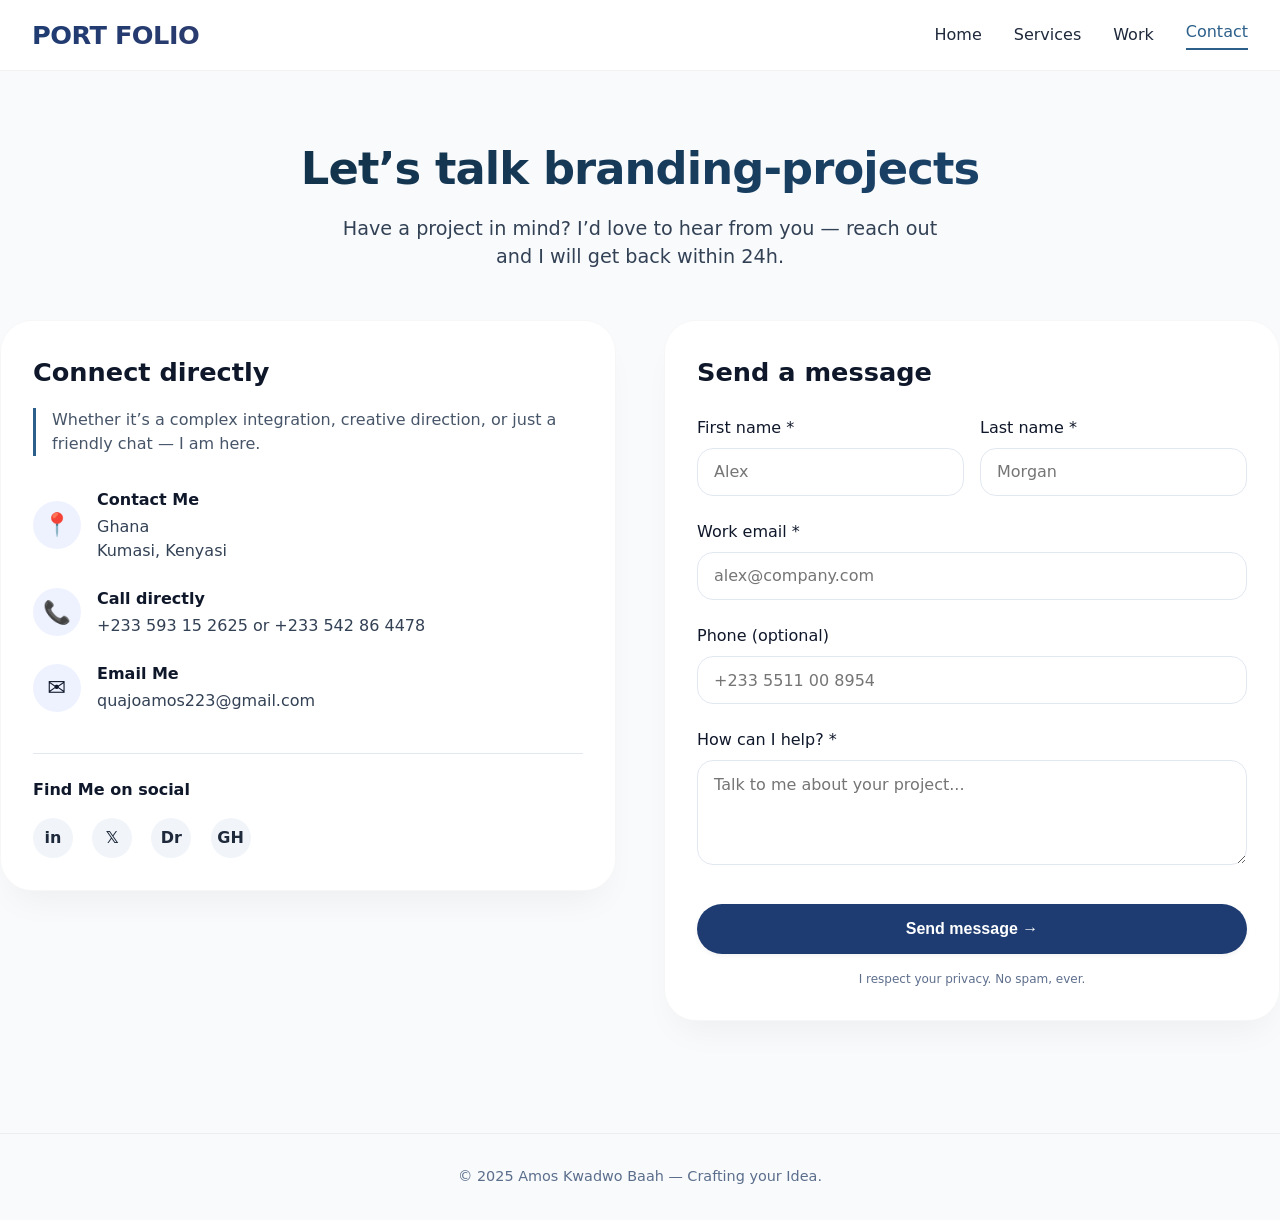
<file: cont.html>
<!DOCTYPE html>
<html lang="en">
<head>
  <meta charset="UTF-8">
  <meta name="viewport" content="width=device-width, initial-scale=1.0, viewport-fit=cover">
  <title>Contact | Modern Professional</title>
 <link rel="stylesheet" href="cont.css">
</head>
<body>

<div class="toast-msg" id="toastMsg">✓ Message sent (demo)</div>

<nav class="navbar">
  <div class="container">
    <div class="nav-flex">
      <div class="logo"><b>PORT <span>FOLIO</span></b></div>
      <div class="nav-links">
        <a href="index.html">Home</a>
        <a href="services.html">Services</a>
        <a href="work.html">Work</a>
        <a href="cont.html" class="contact-active">Contact</a>
      </div>
    </div>
  </div>
</nav>

<main>
  <div class="container contact-section">
    <div class="page-header">
      <h1>Let’s talk branding-projects</h1>
      <p>Have a project in mind? I’d love to hear from you — reach out and I will get back within 24h.</p>
    </div>

    <div class="contact-grid">
      <!-- LEFT SIDE: contact details -->
      <div class="contact-info">
        <h2 class="info-title">Connect directly</h2>
        <div class="info-desc">
          Whether it’s a complex integration, creative direction, or just a friendly chat — I am here.
        </div>
        <div class="contact-methods">
          <div class="method">
            <div class="method-icon">📍</div>
            <div class="method-details">
              <h4>Contact Me</h4>
              <p>Ghana<br>Kumasi, Kenyasi</p>
            </div>
          </div>
          <div class="method">
            <div class="method-icon">📞</div>
            <div class="method-details">
              <h4>Call directly</h4>
              <p><a href="tel:+12125550123">+233 593 15 2625 or +233 542 86 4478</a></p>
            </div>
          </div>
          <div class="method">
            <div class="method-icon">✉️</div>
            <div class="method-details">
              <h4>Email Me</h4>
              <p><a href="quajoamos223@gmail.com">quajoamos223@gmail.com</a></p>
            </div>
          </div>
        </div>
        <div class="social-links">
          <h4>Find Me on social</h4>
          <div class="social-icons">
            <a href="#" aria-label="LinkedIn">in</a>
            <a href="quajo-amos" aria-label="Twitter">𝕏</a>
            <a href="#" aria-label="Dribbble">Dr</a>
            <a href="kojobaah23" aria-label="GitHub">GH</a>
          </div>
        </div>
      </div>

      <!-- RIGHT SIDE: contact form -->
      <div class="contact-form-card">
        <h2 class="info-title" style="margin-bottom: 1.5rem;">Send a message</h2>
        <form id="contactForm">
          <div class="form-row">
            <div class="form-group">
              <label for="firstName">First name *</label>
              <input type="text" id="firstName" name="firstName" required placeholder="Alex">
            </div>
            <div class="form-group">
              <label for="lastName">Last name *</label>
              <input type="text" id="lastName" name="lastName" required placeholder="Morgan">
            </div>
          </div>
          <div class="form-group">
            <label for="email">Work email *</label>
            <input type="email" id="email" name="email" required placeholder="alex@company.com">
          </div>
          <div class="form-group">
            <label for="phone">Phone (optional)</label>
            <input type="tel" id="phone" name="phone" placeholder="+233 5511 00 8954">
          </div>
          <div class="form-group">
            <label for="message">How can I help? *</label>
            <textarea id="message" name="message" rows="4" required placeholder="Talk to me about your project..."></textarea>
          </div>
          <button type="submit" class="btn-primary btn-submit">Send message →</button>
          <p style="font-size: 0.75rem; color: #5e6f8d; margin-top: 1rem; text-align: center;">I respect your privacy. No spam, ever.</p>
        </form>
      </div>
    </div>

   
</main>

<footer>
  <div class="container">
    <p>© 2025 Amos Kwadwo Baah — Crafting your Idea.</p>
  </div>
</footer>

<script>
 port.js
 </script>

</body>
</html>
</file>
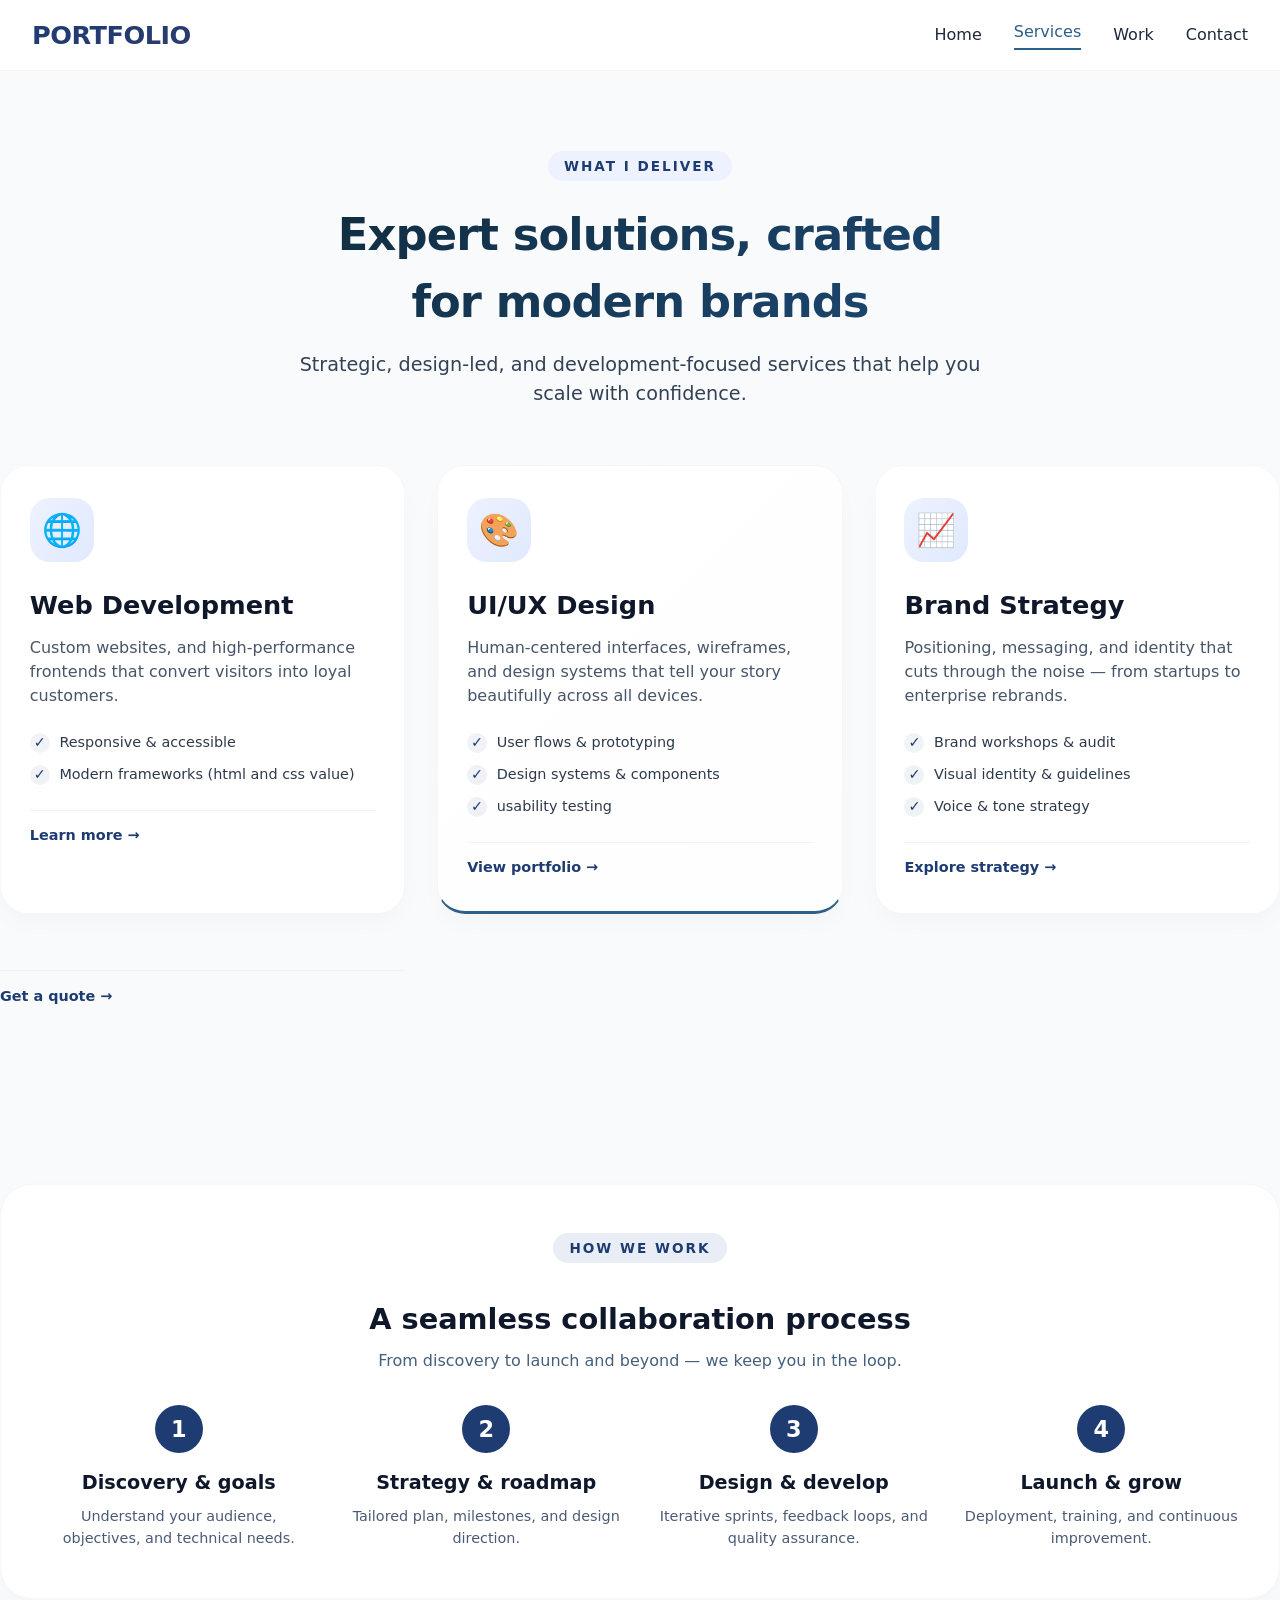
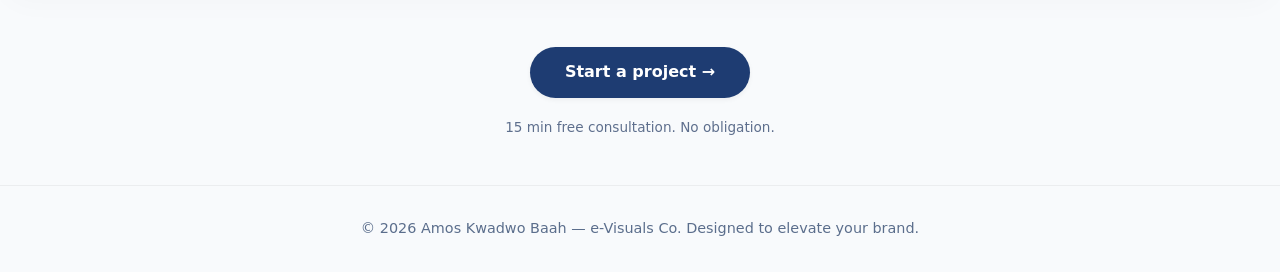
<file: services.html>
<!DOCTYPE html>
<html lang="en">
<head>
  <meta charset="UTF-8">
  <meta name="viewport" content="width=device-width, initial-scale=1.0, viewport-fit=cover">
  <title>Services | Modern Portfolio</title>
  <link rel="stylesheet" href="services.css">
  </head>
<body>

<nav class="navbar">
  <div class="container">
    <div class="nav-flex">
      <div class="logo"><b>PORTFOLIO</b></div>
      <div class="nav-links">
        <a href="index.html">Home</a>
        <a href="services.html" class="services-active">Services</a>
        <a href="work.html">Work</a>
        <a href="cont.html">Contact</a>
      </div>
    </div>
  </div>
</nav>

<main>
  <div class="container services-section">
    <!-- Section header -->
    <div class="section-header">
      <span class="badge">What I deliver</span>
      <h2>Expert solutions, crafted <br> for modern brands</h2>
      <div class="subhead">Strategic, design-led, and development-focused services that help you scale with confidence.</div>
    </div>

    <!-- Services grid -->
    <div class="services-grid">
      
      <!-- card 1: Web Dev -->
      <div class="service-card">
        <div class="icon-wrapper">🌐</div>
        <h3>Web Development</h3>
        <div class="description">
          Custom websites, and high-performance frontends that convert visitors into loyal customers.
        </div>
        <ul class="feature-list">
          <li><span class="check-icon">✓</span> Responsive & accessible</li>
          <li><span class="check-icon">✓</span> Modern frameworks (html and css value)</li>
          
        </ul>
        <div class="card-footer">
          <a href="#" class="learn-more">Learn more →</a>
        </div>
      </div>

      <!-- card 2: UI/UX Design -->
      <div class="service-card highlight">
        <div class="icon-wrapper">🎨</div>
        <h3>UI/UX Design</h3>
        <div class="description">
          Human-centered interfaces, wireframes, and design systems that tell your story beautifully across all devices.
        </div>
        <ul class="feature-list">
          <li><span class="check-icon">✓</span> User flows & prototyping</li>
          <li><span class="check-icon">✓</span> Design systems & components</li>
          <li><span class="check-icon">✓</span> usability testing</li>
        </ul>
        <div class="card-footer">
          <a href="#" class="learn-more">View portfolio →</a>
        </div>
      </div>

      <!-- card 3: Brand Strategy -->
      <div class="service-card">
        <div class="icon-wrapper">📈</div>
        <h3>Brand Strategy</h3>
        <div class="description">
          Positioning, messaging, and identity that cuts through the noise — from startups to enterprise rebrands.
        </div>
        <ul class="feature-list">
          <li><span class="check-icon">✓</span> Brand workshops & audit</li>
          <li><span class="check-icon">✓</span> Visual identity & guidelines</li>
          <li><span class="check-icon">✓</span> Voice & tone strategy</li>
        </ul>
        <div class="card-footer">
          <a href="#" class="learn-more">Explore strategy →</a>
        </div>
      </div>

    
        <div class="card-footer">
          <a href="#" class="learn-more">Get a quote →</a>
        </div>
      </div>
    </div>

    <!-- trust / process section -->
    <div class="process-section">
      <div style="text-align: center;">
        <span class="badge" style="background:#e9edf5;">How we work</span>
        <h3 style="font-size: 1.8rem; margin: 1rem 0 0.5rem 0;">A seamless collaboration process</h3>
        <p style="color: #45607c; max-width: 560px; margin: 0 auto;">From discovery to launch and beyond — we keep you in the loop.</p>
      </div>
      <div class="process-flex">
        <div class="process-step">
          <div class="step-number">1</div>
          <div>
            <h4>Discovery & goals</h4>
            <p>Understand your audience, objectives, and technical needs.</p>
          </div>
        </div>
        <div class="process-step">
          <div class="step-number">2</div>
          <div>
            <h4>Strategy & roadmap</h4>
            <p>Tailored plan, milestones, and design direction.</p>
          </div>
        </div>
        <div class="process-step">
          <div class="step-number">3</div>
          <div>
            <h4>Design & develop</h4>
            <p>Iterative sprints, feedback loops, and quality assurance.</p>
          </div>
        </div>
        <div class="process-step">
          <div class="step-number">4</div>
          <div>
            <h4>Launch & grow</h4>
            <p>Deployment, training, and continuous improvement.</p>
          </div>
        </div>
      </div>
    </div>

    <!-- bottom call to action -->
    <div class="section-cta">
      <a href="#" class="btn-primary">Start a project →</a>
      <p style="margin-top: 1.2rem; font-size: 0.85rem; color: #5e6f8d;">15 min free consultation. No obligation.</p>
    </div>
  </div>
</main>

<footer>
  <div class="container">
    <p>© 2026 Amos Kwadwo Baah — e-Visuals Co. Designed to elevate your brand.</p>
  </div>
</footer>


</body>
</html>
</file>
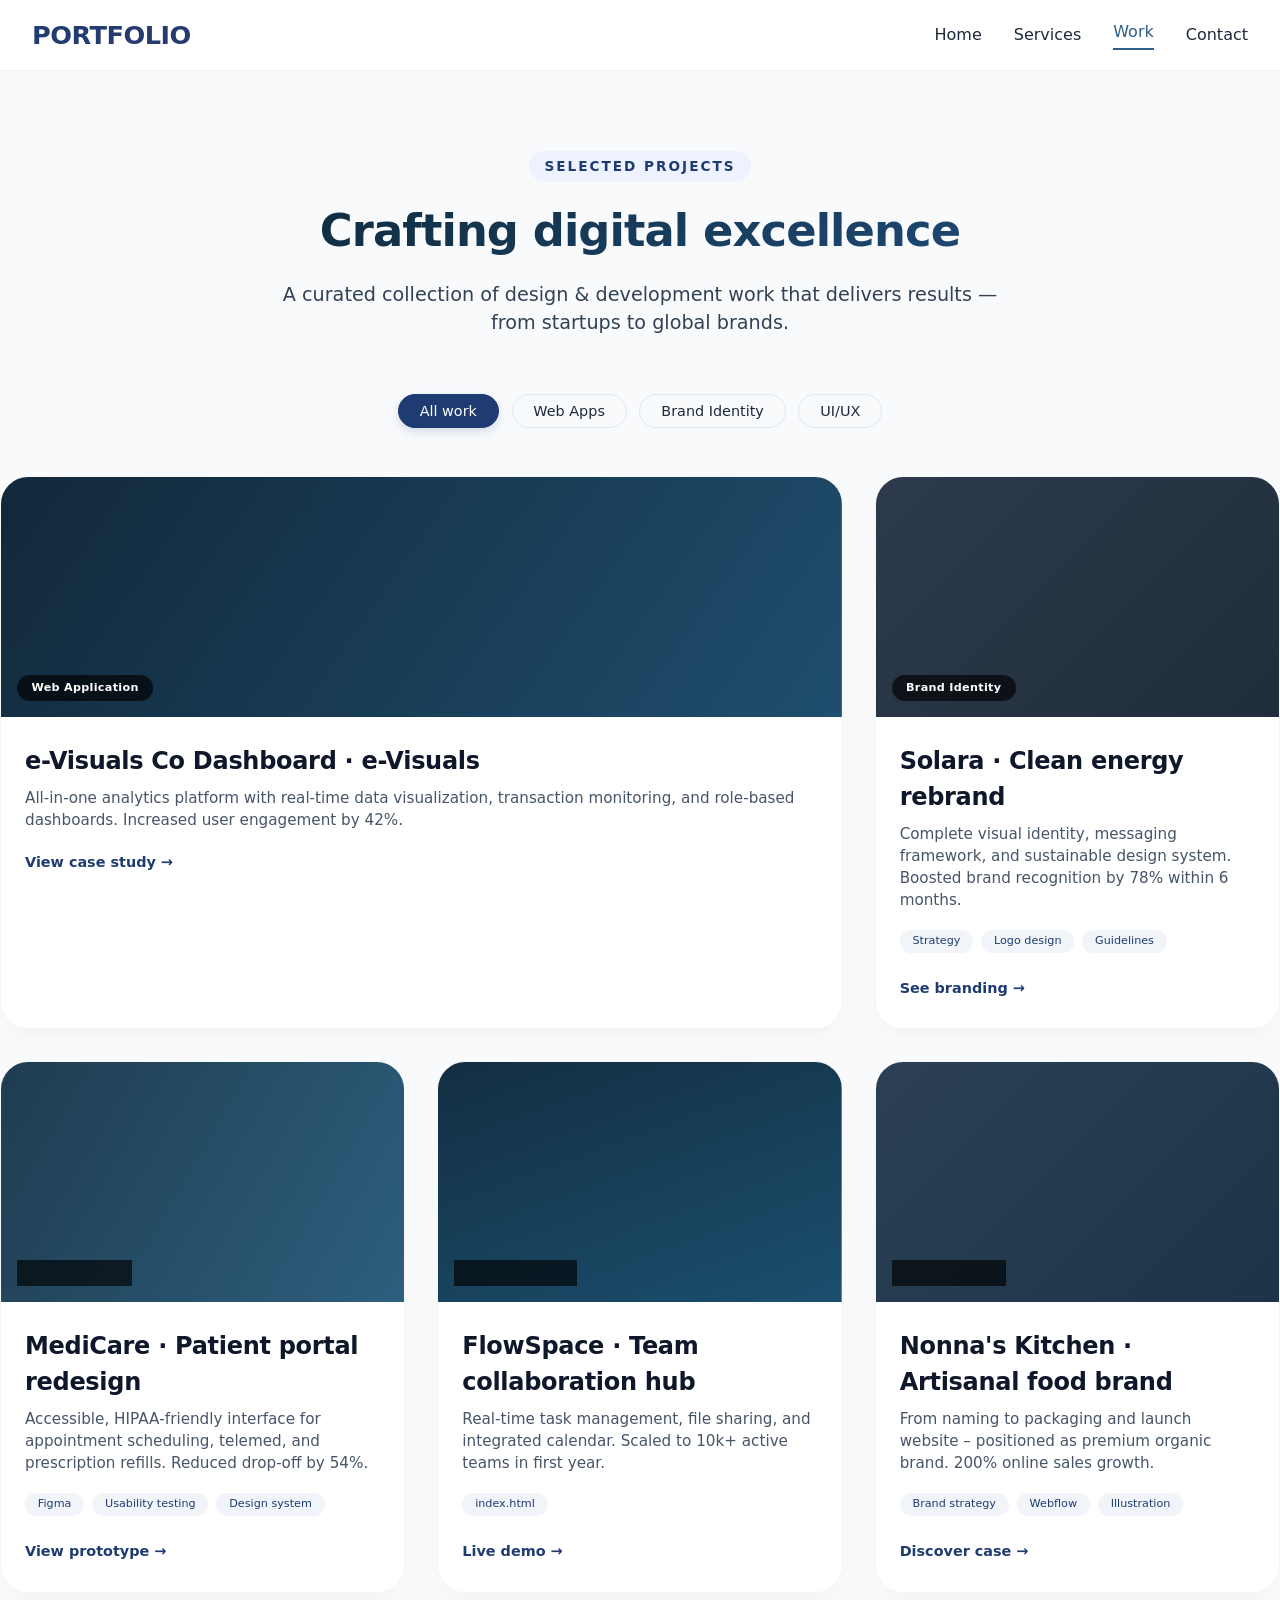
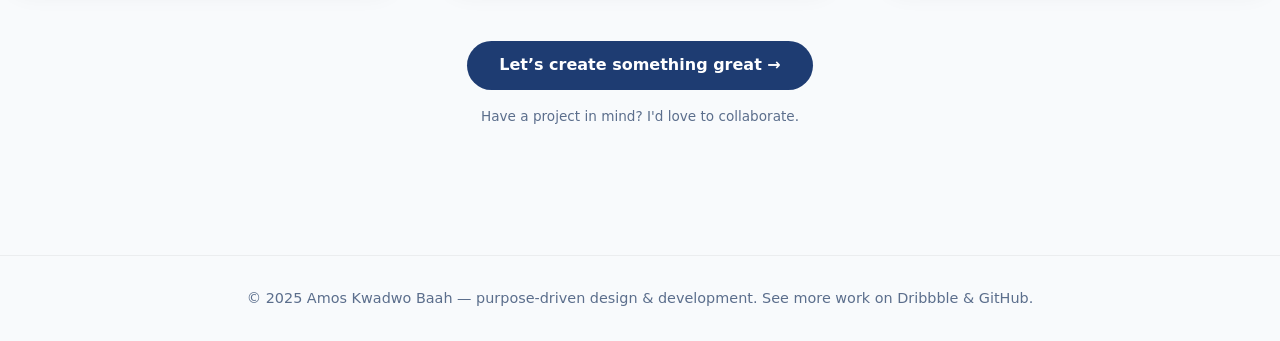
<file: work.html>
<!DOCTYPE html>
<html lang="en">
<head>
  <meta charset="UTF-8">
  <meta name="viewport" content="width=device-width, initial-scale=1.0, viewport-fit=cover">
  <title>Work | Selected Projects — Modern Portfolio</title>
  <link rel="stylesheet" href="work.css">
</head>
<body>

<nav class="navbar">
  <div class="container">
    <div class="nav-flex">
      <div class="logo">PORTFOLIO</div>
      <div class="nav-links">
        <a href="index.html">Home</a>
        <a href="services.html">Services</a>
        <a href="work.html" class="work-active">Work</a>
        <a href="cont.html">Contact</a>
      </div>
    </div>
  </div>
</nav>

<main>
  <div class="container work-section">
    <!-- header -->
    <div class="section-header">
      <span class="badge">Selected projects</span>
      <h2>Crafting digital excellence</h2>
      <div class="subhead">A curated collection of design & development work that delivers results — from startups to global brands.</div>
    </div>

    <!-- filter buttons (JS powered) -->
    <div class="filter-bar" id="filterBar">
      <button class="filter-btn active" data-filter="all">All work</button>
      <button class="filter-btn" data-filter="web">Web Apps</button>
      <button class="filter-btn" data-filter="brand">Brand Identity</button>
      <button class="filter-btn" data-filter="uiux">UI/UX</button>
    </div>

    <!-- projects grid -->
    <div class="projects-grid" id="projectsGrid">
      <!-- project 1 - featured web app -->
      <div class="project-card featured" data-category="web">
        <div class="project-image" style="background-image: linear-gradient(125deg, #12283a, #1f4e6e), url(''); background-blend-mode: overlay;">
          <span class="project-cat">Web Application</span>
        </div>
        <div class="project-info">
          <h3 class="project-title">e-Visuals Co Dashboard · e-Visuals</h3>
          <div class="project-description">All‑in‑one analytics platform with real‑time data visualization, transaction monitoring, and role‑based dashboards. Increased user engagement by 42%.</div>
          
          <a href="#" class="project-link">View case study →</a>
        </div>
      </div>

      <!-- project 2 - brand identity -->
      <div class="project-card" data-category="brand">
        <div class="project-image" style="background-image: linear-gradient(135deg, #2c3a4b, #1f2d3c); background-size: cover;">
          <span class="project-cat">Brand Identity</span>
        </div>
        <div class="project-info">
          <h3 class="project-title">Solara · Clean energy rebrand</h3>
          <div class="project-description">Complete visual identity, messaging framework, and sustainable design system. Boosted brand recognition by 78% within 6 months.</div>
          <div class="tech-stack">
            <span class="tech-tag">Strategy</span>
            <span class="tech-tag">Logo design</span>
            <span class="tech-tag">Guidelines</span>
          </div>
          <a href="#" class="project-link">See branding →</a>
        </div>
      </div>

      

      <!-- project 4 - UI/UX design -->
      <div class="project-card" data-category="uiux">
        <div class="project-image" style="background-image: linear-gradient(120deg, #1f3c50, #2d5f7e);">
          <span class="project-cat">UI/UX Design</span>
        </div>
        <div class="project-info">
          <h3 class="project-title">MediCare · Patient portal redesign</h3>
          <div class="project-description">Accessible, HIPAA‑friendly interface for appointment scheduling, telemed, and prescription refills. Reduced drop‑off by 54%.</div>
          <div class="tech-stack">
            <span class="tech-tag">Figma</span>
            <span class="tech-tag">Usability testing</span>
            <span class="tech-tag">Design system</span>
          </div>
          <a href="#" class="project-link">View prototype →</a>
        </div>
      </div>

      <!-- project 5 - web app (SaaS) -->
      <div class="project-card" data-category="web">
        <div class="project-image" style="background-image: linear-gradient(160deg, #132e42, #1b4f6e);">
          <span class="project-cat">SaaS Platform</span>
        </div>
        <div class="project-info">
          <h3 class="project-title">FlowSpace · Team collaboration hub</h3>
          <div class="project-description">Real‑time task management, file sharing, and integrated calendar. Scaled to 10k+ active teams in first year.</div>
          <div class="tech-stack">
            <span class="tech-tag">index.html</span>

          </div>
          <a href="#" class="project-link">Live demo →</a>
        </div>
      </div>

      <!-- project 6 - branding & digital -->
      <div class="project-card" data-category="brand">
        <div class="project-image" style="background-image: linear-gradient(135deg, #2b4055, #1d3448);">
          <span class="project-cat">Brand + Web</span>
        </div>
        <div class="project-info">
          <h3 class="project-title">Nonna's Kitchen · Artisanal food brand</h3>
          <div class="project-description">From naming to packaging and launch website – positioned as premium organic brand. 200% online sales growth.</div>
          <div class="tech-stack">
            <span class="tech-tag">Brand strategy</span>
            <span class="tech-tag">Webflow</span>
            <span class="tech-tag">Illustration</span>
          </div>
          <a href="#" class="project-link">Discover case →</a>
        </div>
      </div>
    </div>

    <!-- extra CTA -->
    <div class="cta-wrapper">
      <a href="#" class="btn-primary">Let’s create something great →</a>
      <p style="margin-top: 1rem; font-size: 0.85rem; color: #5b6e8c;">Have a project in mind? I'd love to collaborate.</p>
    </div>
  </div>
</main>

<footer>
  <div class="container">
    <p>© 2025 Amos Kwadwo Baah — purpose-driven design & development. See more work on Dribbble & GitHub.</p>
  </div>
</footer>
  <script>port.js</script>
</body>
</html>
</file>
<file: cont.css>
* {
      margin: 0;
      padding: 0;
      box-sizing: border-box;
    }

    body {
      font-family: system-ui, -apple-system, 'Segoe UI', Roboto, 'Helvetica Neue', sans-serif;
      background: #f8fafc;
      color: #0f172a;
      line-height: 1.5;
      scroll-behavior: smooth;
    }

    /* ===== STICKY NAVBAR (matching your snippet) ===== */
    .navbar {
      position: sticky;
      top: 0;
      z-index: 100;
      background: rgba(255, 255, 255, 0.92);
      backdrop-filter: blur(12px);
      border-bottom: 1px solid rgba(0, 0, 0, 0.05);
      padding: 1rem 0;
      transition: all 0.2s ease;
    }

    .container {
      max-width: 1280px;
      margin: 0 auto;
      padding: 0 2rem;
    }

    .nav-flex {
      display: flex;
      justify-content: space-between;
      align-items: center;
      flex-wrap: wrap;
      gap: 1rem;
    }

    .logo {
      font-size: 1.6rem;
      font-weight: 700;
      letter-spacing: -0.02em;
      background: linear-gradient(135deg, #1e3c72, #2b3b6e);
      background-clip: text;
      -webkit-background-clip: text;
      color: transparent;
    }
    

    .nav-links {
      display: flex;
      gap: 2rem;
      align-items: center;
      flex-wrap: wrap;
    }

    .nav-links a {
      text-decoration: none;
      font-weight: 500;
      color: #1e293b;
      transition: color 0.2s;
    }

    .nav-links a:hover {
      color: #2c5f8a;
    }

    .nav-links .contact-active {
      color: #2c5f8a;
      border-bottom: 2px solid #2c5f8a;
      padding-bottom: 4px;
    }

    /* ===== BUTTON STYLE ===== */
    .btn-primary {
      background: #1e3c72;
      color: white;
      border: none;
      padding: 0.8rem 2rem;
      font-weight: 600;
      border-radius: 40px;
      cursor: pointer;
      transition: all 0.25s ease;
      font-size: 1rem;
      box-shadow: 0 2px 5px rgba(0,0,0,0.05);
    }

    .btn-primary:hover {
      background: #0f2b4f;
      transform: translateY(-2px);
      box-shadow: 0 10px 20px -5px rgba(30,60,114,0.3);
    }

    /* ===== CONTACT SECTION ===== */
    .contact-section {
      padding: 4rem 0 5rem 0;
    }

    .page-header {
      text-align: center;
      margin-bottom: 3rem;
    }

    .page-header h1 {
      font-size: 2.8rem;
      font-weight: 700;
      letter-spacing: -0.02em;
      background: linear-gradient(145deg, #0f2b3d, #1e4a76);
      background-clip: text;
      -webkit-background-clip: text;
      color: transparent;
      margin-bottom: 0.75rem;
    }

    .page-header p {
      font-size: 1.2rem;
      color: #334155;
      max-width: 600px;
      margin: 0 auto;
    }

    .contact-grid {
      display: grid;
      grid-template-columns: 1fr 1fr;
      gap: 3rem;
      align-items: start;
    }

    /* left side - contact cards & info */
    .contact-info {
      background: white;
      border-radius: 2rem;
      padding: 2rem;
      box-shadow: 0 20px 35px -12px rgba(0, 0, 0, 0.05);
      border: 1px solid rgba(0, 0, 0, 0.03);
    }

    .info-title {
      font-size: 1.6rem;
      font-weight: 600;
      margin-bottom: 1rem;
      color: #0f172a;
    }

    .info-desc {
      color: #475569;
      margin-bottom: 2rem;
      border-left: 3px solid #2c5f8a;
      padding-left: 1rem;
    }

    .contact-methods {
      display: flex;
      flex-direction: column;
      gap: 1.5rem;
      margin-bottom: 2.5rem;
    }

    .method {
      display: flex;
      align-items: center;
      gap: 1rem;
    }

    .method-icon {
      width: 48px;
      height: 48px;
      background: #eef2ff;
      border-radius: 32px;
      display: flex;
      align-items: center;
      justify-content: center;
      font-size: 1.4rem;
    }

    .method-details h4 {
      font-weight: 600;
      margin-bottom: 0.2rem;
    }

    .method-details p, .method-details a {
      color: #334155;
      text-decoration: none;
      transition: color 0.2s;
    }

    .method-details a:hover {
      color: #1e3c72;
      text-decoration: underline;
    }

    .social-links {
      border-top: 1px solid #e2e8f0;
      padding-top: 1.5rem;
      margin-top: 0.5rem;
    }

    .social-links h4 {
      font-size: 1rem;
      font-weight: 600;
      margin-bottom: 1rem;
    }

    .social-icons {
      display: flex;
      gap: 1.2rem;
    }

    .social-icons a {
      background: #f1f5f9;
      width: 40px;
      height: 40px;
      border-radius: 40px;
      display: inline-flex;
      align-items: center;
      justify-content: center;
      text-decoration: none;
      font-weight: 600;
      color: #1e293b;
      transition: all 0.2s;
    }

    .social-icons a:hover {
      background: #1e3c72;
      color: white;
      transform: translateY(-3px);
    }

    /* right side - form */
    .contact-form-card {
      background: white;
      border-radius: 2rem;
      padding: 2rem;
      box-shadow: 0 20px 35px -12px rgba(0, 0, 0, 0.05);
      border: 1px solid rgba(0, 0, 0, 0.03);
    }

    .form-group {
      margin-bottom: 1.5rem;
    }

    .form-group label {
      display: block;
      font-weight: 500;
      margin-bottom: 0.5rem;
      color: #0f172a;
    }

    .form-group input,
    .form-group textarea {
      width: 100%;
      padding: 0.85rem 1rem;
      border: 1px solid #e2e8f0;
      border-radius: 1rem;
      font-family: inherit;
      font-size: 1rem;
      transition: all 0.2s;
      background: #ffffff;
    }

    .form-group input:focus,
    .form-group textarea:focus {
      outline: none;
      border-color: #2c5f8a;
      box-shadow: 0 0 0 3px rgba(44, 95, 138, 0.1);
    }

    .form-row {
      display: grid;
      grid-template-columns: 1fr 1fr;
      gap: 1rem;
    }

    .btn-submit {
      width: 100%;
      background: #1e3c72;
      padding: 1rem;
      font-weight: 600;
      font-size: 1rem;
      border-radius: 60px;
      margin-top: 0.5rem;
    }

    .map-placeholder {
      margin-top: 4rem;
      border-radius: 1.5rem;
      overflow: hidden;
      background: #e2e8f0;
      height: 280px;
      box-shadow: 0 6px 14px rgba(0,0,0,0.03);
    }

    .map-placeholder iframe {
      width: 100%;
      height: 100%;
      border: 0;
    }

    footer {
      text-align: center;
      padding: 2rem 0;
      border-top: 1px solid rgba(0, 0, 0, 0.05);
      margin-top: 2rem;
      color: #5b6e8c;
      font-size: 0.9rem;
    }

    /* responsive */
    @media (max-width: 900px) {
      .contact-grid {
        grid-template-columns: 1fr;
        gap: 2rem;
      }
      .container {
        padding: 0 1.5rem;
      }
      .page-header h1 {
        font-size: 2.2rem;
      }
      .form-row {
        grid-template-columns: 1fr;
      }
    }

    @media (max-width: 600px) {
      .nav-flex {
        flex-direction: column;
        text-align: center;
      }
      .nav-links {
        justify-content: center;
      }
      .contact-info, .contact-form-card {
        padding: 1.5rem;
      }
    }

    /* success toast (simple) */
    .toast-msg {
      position: fixed;
      bottom: 2rem;
      left: 50%;
      transform: translateX(-50%) scale(0.9);
      background: #1f2b3c;
      color: white;
      padding: 0.8rem 1.8rem;
      border-radius: 60px;
      font-weight: 500;
      opacity: 0;
      transition: opacity 0.2s, transform 0.2s;
      pointer-events: none;
      z-index: 200;
      backdrop-filter: blur(8px);
      background: rgba(15, 23, 42, 0.9);
    }
</file>
<file: services.css>
* {
      margin: 0;
      padding: 0;
      box-sizing: border-box;
    }

    body {
      font-family: system-ui, -apple-system, 'Segoe UI', Roboto, 'Helvetica Neue', sans-serif;
      background: #f8fafc;
      color: #0f172a;
      line-height: 1.5;
      scroll-behavior: smooth;
    }

    /* ===== STICKY NAVBAR (your original design) ===== */
    .navbar {
      position: sticky;
      top: 0;
      z-index: 100;
      background: rgba(255, 255, 255, 0.92);
      backdrop-filter: blur(12px);
      border-bottom: 1px solid rgba(0, 0, 0, 0.05);
      padding: 1rem 0;
      transition: all 0.2s ease;
    }

    .container {
      max-width: 1280px;
      margin: 0 auto;
      padding: 0 2rem;
    }

    .nav-flex {
      display: flex;
      justify-content: space-between;
      align-items: center;
      flex-wrap: wrap;
      gap: 1rem;
    }

    .logo {
      font-size: 1.6rem;
      font-weight: 700;
      letter-spacing: -0.02em;
      background: linear-gradient(135deg, #1e3c72, #2b3b6e);
      background-clip: text;
      -webkit-background-clip: text;
      color: transparent;
    }

    .nav-links {
      display: flex;
      gap: 2rem;
      align-items: center;
      flex-wrap: wrap;
    }

    .nav-links a {
      text-decoration: none;
      font-weight: 500;
      color: #1e293b;
      transition: color 0.2s;
    }

    .nav-links a:hover {
      color: #2c5f8a;
    }

    .nav-links .services-active {
      color: #2c5f8a;
      border-bottom: 2px solid #2c5f8a;
      padding-bottom: 4px;
    }

    /* ===== SERVICES SECTION ===== */
    .services-section {
      padding: 5rem 0 6rem 0;
    }

    /* section header */
    .section-header {
      text-align: center;
      max-width: 720px;
      margin: 0 auto 3.5rem auto;
    }

    .badge {
      display: inline-block;
      font-size: 0.85rem;
      font-weight: 600;
      text-transform: uppercase;
      letter-spacing: 2px;
      background: #eef2ff;
      color: #1e3c72;
      padding: 0.3rem 1rem;
      border-radius: 40px;
      margin-bottom: 1.2rem;
    }

    .section-header h2 {
      font-size: 2.8rem;
      font-weight: 700;
      letter-spacing: -0.02em;
      background: linear-gradient(145deg, #0f2b3d, #1e4a76);
      background-clip: text;
      -webkit-background-clip: text;
      color: transparent;
      margin-bottom: 1rem;
    }

    .section-header .subhead {
      font-size: 1.2rem;
      color: #334155;
      line-height: 1.5;
    }

    /* services grid */
    .services-grid {
      display: grid;
      grid-template-columns: repeat(auto-fit, minmax(300px, 1fr));
      gap: 2rem;
    }

    /* service card */
    .service-card {
      background: white;
      border-radius: 1.75rem;
      padding: 2rem 1.8rem;
      transition: all 0.25s ease;
      border: 1px solid rgba(0, 0, 0, 0.03);
      box-shadow: 0 12px 28px -8px rgba(0, 0, 0, 0.04);
      position: relative;
      overflow: hidden;
    }

    .service-card:hover {
      transform: translateY(-6px);
      box-shadow: 0 24px 40px -12px rgba(0, 0, 0, 0.12);
      border-color: rgba(44, 95, 138, 0.15);
    }

    /* icon wrapper */
    .icon-wrapper {
      width: 64px;
      height: 64px;
      background: linear-gradient(125deg, #eef2ff, #e0e9ff);
      border-radius: 20px;
      display: flex;
      align-items: center;
      justify-content: center;
      margin-bottom: 1.5rem;
      font-size: 2rem;
      transition: transform 0.2s;
    }

    .service-card:hover .icon-wrapper {
      transform: scale(1.02);
    }

    .service-card h3 {
      font-size: 1.6rem;
      font-weight: 600;
      margin-bottom: 0.75rem;
      color: #0f172a;
    }

    .service-card .description {
      color: #475569;
      margin-bottom: 1.5rem;
      line-height: 1.5;
    }

    /* feature list inside card */
    .feature-list {
      list-style: none;
      margin-top: 0.5rem;
    }

    .feature-list li {
      display: flex;
      align-items: center;
      gap: 0.6rem;
      margin-bottom: 0.65rem;
      font-size: 0.9rem;
      color: #2d3a4b;
    }

    .check-icon {
      display: inline-flex;
      background: #1e3c7210;
      border-radius: 20px;
      width: 20px;
      height: 20px;
      align-items: center;
      justify-content: center;
      font-weight: bold;
      color: #1e3c72;
      font-size: 0.9rem;
    }

    /* cta badge / optional link */
    .card-footer {
      margin-top: 1.5rem;
      padding-top: 0.8rem;
      border-top: 1px solid #eef2ff;
    }

    .learn-more {
      text-decoration: none;
      font-weight: 600;
      font-size: 0.9rem;
      color: #1e3c72;
      display: inline-flex;
      align-items: center;
      gap: 0.4rem;
      transition: gap 0.2s;
    }

    .learn-more:hover {
      gap: 0.7rem;
      text-decoration: underline;
    }

    /* second variant for extra style: highlighted card */
    .service-card.highlight {
      background: linear-gradient(135deg, #ffffff, #fefefe);
      border-bottom: 3px solid #2c5f8a;
    }

    /* process / why us section (extra credibility) */
    .process-section {
      margin-top: 5rem;
      background: white;
      border-radius: 2rem;
      padding: 3rem 2.5rem;
      box-shadow: 0 8px 26px rgba(0, 0, 0, 0.02);
      border: 1px solid rgba(0, 0, 0, 0.03);
    }

    .process-flex {
      display: flex;
      flex-wrap: wrap;
      justify-content: space-between;
      gap: 2rem;
      margin-top: 2rem;
    }

    .process-step {
      flex: 1;
      text-align: center;
      min-width: 140px;
    }

    .step-number {
      width: 48px;
      height: 48px;
      background: #1e3c72;
      color: white;
      border-radius: 60px;
      display: inline-flex;
      align-items: center;
      justify-content: center;
      font-weight: 700;
      font-size: 1.4rem;
      margin-bottom: 1rem;
    }

    .process-step h4 {
      font-size: 1.2rem;
      margin-bottom: 0.5rem;
    }

    .process-step p {
      color: #4a5b76;
      font-size: 0.9rem;
    }

    .section-cta {
      text-align: center;
      margin-top: 3rem;
    }

    .btn-primary {
      background: #1e3c72;
      color: white;
      border: none;
      padding: 0.85rem 2.2rem;
      font-weight: 600;
      border-radius: 40px;
      cursor: pointer;
      transition: all 0.25s ease;
      font-size: 1rem;
      text-decoration: none;
      display: inline-block;
      box-shadow: 0 2px 5px rgba(0,0,0,0.05);
    }

    .btn-primary:hover {
      background: #0f2b4f;
      transform: translateY(-2px);
      box-shadow: 0 12px 22px -8px rgba(30,60,114,0.3);
    }

    footer {
      text-align: center;
      padding: 2rem 0;
      border-top: 1px solid rgba(0, 0, 0, 0.05);
      margin-top: 3rem;
      color: #5b6e8c;
      font-size: 0.9rem;
    }

    @media (max-width: 800px) {
      .services-grid {
        gap: 1.5rem;
      }
      .section-header h2 {
        font-size: 2rem;
      }
      .container {
        padding: 0 1.5rem;
      }
      .process-flex {
        flex-direction: column;
        align-items: stretch;
        gap: 1.8rem;
      }
      .process-step {
        text-align: left;
        display: flex;
        gap: 1rem;
        align-items: center;
      }
      .process-step .step-number {
        margin-bottom: 0;
      }
    }

    @media (max-width: 600px) {
      .nav-flex {
        flex-direction: column;
        text-align: center;
      }
      .nav-links {
        justify-content: center;
      }
      .service-card {
        padding: 1.5rem;
      }
    }
    /* ===== MOBILE RESPONSIVE ===== */
@media (max-width: 768px) {

  /* Hero Section */
  .container.hero {
    flex-direction: column;
    padding: 20px;
    text-align: center;
  }

  .hero-content {
    width: 100%;
    order: 2;
  }

  .hero-visual {
    width: 100%;
    order: 1;
    margin-bottom: 20px;
  }

  .hero-visual img {
    width: 200px;
    height: 200px;
    margin: 0 auto;
    display: block;
  }

  /* Typography */
  h1 {
    font-size: 2rem;
  }

  /* Buttons */
  .hero-buttons {
    justify-content: center;
    flex-wrap: wrap;
    gap: 10px;
  }

  /* Navigation */
  nav {
    flex-direction: column;
    gap: 10px;
    padding: 10px;
  }

}
</file>
<file: work.css>
* {
      margin: 0;
      padding: 0;
      box-sizing: border-box;
    }

    body {
      font-family: system-ui, -apple-system, 'Segoe UI', Roboto, 'Helvetica Neue', sans-serif;
      background: #f8fafc;
      color: #0f172a;
      line-height: 1.5;
      scroll-behavior: smooth;
    }

    /* ===== STICKY NAVBAR (original design) ===== */
    .navbar {
      position: sticky;
      top: 0;
      z-index: 100;
      background: rgba(255, 255, 255, 0.92);
      backdrop-filter: blur(12px);
      border-bottom: 1px solid rgba(0, 0, 0, 0.05);
      padding: 1rem 0;
      transition: all 0.2s ease;
    }

    .container {
      max-width: 1280px;
      margin: 0 auto;
      padding: 0 2rem;
    }

    .nav-flex {
      display: flex;
      justify-content: space-between;
      align-items: center;
      flex-wrap: wrap;
      gap: 1rem;
    }

    .logo {
      font-size: 1.6rem;
      font-weight: 700;
      letter-spacing: -0.02em;
      background: linear-gradient(135deg, #1e3c72, #2b3b6e);
      background-clip: text;
      -webkit-background-clip: text;
      color: transparent;
    }

    .nav-links {
      display: flex;
      gap: 2rem;
      align-items: center;
      flex-wrap: wrap;
    }

    .nav-links a {
      text-decoration: none;
      font-weight: 500;
      color: #1e293b;
      transition: color 0.2s;
    }

    .nav-links a:hover {
      color: #2c5f8a;
    }

    .nav-links .work-active {
      color: #2c5f8a;
      border-bottom: 2px solid #2c5f8a;
      padding-bottom: 4px;
    }

    /* ===== WORK / PORTFOLIO SECTION ===== */
    .work-section {
      padding: 5rem 0 6rem 0;
    }

    /* header */
    .section-header {
      text-align: center;
      max-width: 760px;
      margin: 0 auto 3.5rem auto;
    }

    .badge {
      display: inline-block;
      font-size: 0.85rem;
      font-weight: 600;
      text-transform: uppercase;
      letter-spacing: 2px;
      background: #eef2ff;
      color: #1e3c72;
      padding: 0.3rem 1rem;
      border-radius: 40px;
      margin-bottom: 1rem;
    }

    .section-header h2 {
      font-size: 2.8rem;
      font-weight: 700;
      letter-spacing: -0.02em;
      background: linear-gradient(145deg, #0f2b3d, #1e4a76);
      background-clip: text;
      -webkit-background-clip: text;
      color: transparent;
      margin-bottom: 1rem;
    }

    .section-header .subhead {
      font-size: 1.2rem;
      color: #334155;
    }

    /* category filter (simple pill nav) */
    .filter-bar {
      display: flex;
      justify-content: center;
      flex-wrap: wrap;
      gap: 0.8rem;
      margin-bottom: 3rem;
    }

    .filter-btn {
      background: transparent;
      border: 1px solid #e2e8f0;
      padding: 0.5rem 1.3rem;
      border-radius: 40px;
      font-weight: 500;
      font-size: 0.9rem;
      color: #1e293b;
      cursor: pointer;
      transition: all 0.2s;
      font-family: inherit;
    }

    .filter-btn:hover {
      border-color: #2c5f8a;
      background: #f1f5f9;
    }

    .filter-btn.active {
      background: #1e3c72;
      color: white;
      border-color: #1e3c72;
      box-shadow: 0 4px 8px rgba(30,60,114,0.15);
    }

    /* projects grid */
    .projects-grid {
      display: grid;
      grid-template-columns: repeat(auto-fill, minmax(340px, 1fr));
      gap: 2rem;
    }

    /* project card */
    .project-card {
      background: white;
      border-radius: 1.75rem;
      overflow: hidden;
      transition: all 0.3s cubic-bezier(0.2, 0, 0, 1);
      box-shadow: 0 12px 24px -12px rgba(0, 0, 0, 0.06);
      border: 1px solid rgba(0, 0, 0, 0.03);
      cursor: pointer;
    }

    .project-card:hover {
      transform: translateY(-8px);
      box-shadow: 0 28px 36px -16px rgba(0, 0, 0, 0.12);
      border-color: rgba(44, 95, 138, 0.2);
    }

    /* image placeholder with gradient / modern abstract */
    .project-image {
      height: 240px;
      background-size: cover;
      background-position: center;
      position: relative;
      display: flex;
      align-items: flex-end;
      justify-content: flex-start;
      padding: 1rem;
    }

    /* overlay chip for category */
    .project-cat {
      background: rgba(0, 0, 0, 0.65);
      backdrop-filter: blur(6px);
      color: white;
      font-size: 0.7rem;
      font-weight: 600;
      padding: 0.3rem 0.9rem;
      border-radius: 40px;
      letter-spacing: 0.3px;
    }

    .project-info {
      padding: 1.6rem 1.5rem 1.8rem 1.5rem;
    }

    .project-title {
      font-size: 1.5rem;
      font-weight: 700;
      margin-bottom: 0.5rem;
      letter-spacing: -0.3px;
      color: #0f172a;
    }

    .project-description {
      color: #475569;
      margin-bottom: 1.2rem;
      font-size: 0.95rem;
      line-height: 1.45;
    }

    .tech-stack {
      display: flex;
      flex-wrap: wrap;
      gap: 0.5rem;
      margin-bottom: 1.4rem;
    }

    .tech-tag {
      background: #f1f5f9;
      padding: 0.2rem 0.8rem;
      border-radius: 20px;
      font-size: 0.7rem;
      font-weight: 500;
      color: #1e3c72;
    }

    .project-link {
      text-decoration: none;
      font-weight: 600;
      font-size: 0.9rem;
      color: #1e3c72;
      display: inline-flex;
      align-items: center;
      gap: 0.4rem;
      transition: gap 0.2s;
    }

    .project-link:hover {
      gap: 0.7rem;
      text-decoration: underline;
    }

    /* Featured project highlight (larger card on first position, optional) */
    .featured {
      grid-column: span 2;
    }

    @media (max-width: 800px) {
      .featured {
        grid-column: span 1;
      }
      .projects-grid {
        grid-template-columns: 1fr;
      }
      .section-header h2 {
        font-size: 2rem;
      }
      .container {
        padding: 0 1.5rem;
      }
    }

    /* footer */
    footer {
      text-align: center;
      padding: 2rem 0;
      border-top: 1px solid rgba(0, 0, 0, 0.05);
      margin-top: 2rem;
      color: #5b6e8c;
      font-size: 0.9rem;
    }

    .btn-primary {
      background: #1e3c72;
      color: white;
      border: none;
      padding: 0.8rem 2rem;
      font-weight: 600;
      border-radius: 40px;
      cursor: pointer;
      transition: all 0.25s ease;
      font-size: 1rem;
      display: inline-block;
      text-decoration: none;
    }

    .btn-primary:hover {
      background: #0f2b4f;
      transform: translateY(-2px);
      box-shadow: 0 10px 20px -5px rgba(30,60,114,0.3);
    }

    .cta-wrapper {
      text-align: center;
      margin-top: 3rem;
    }
</file>
